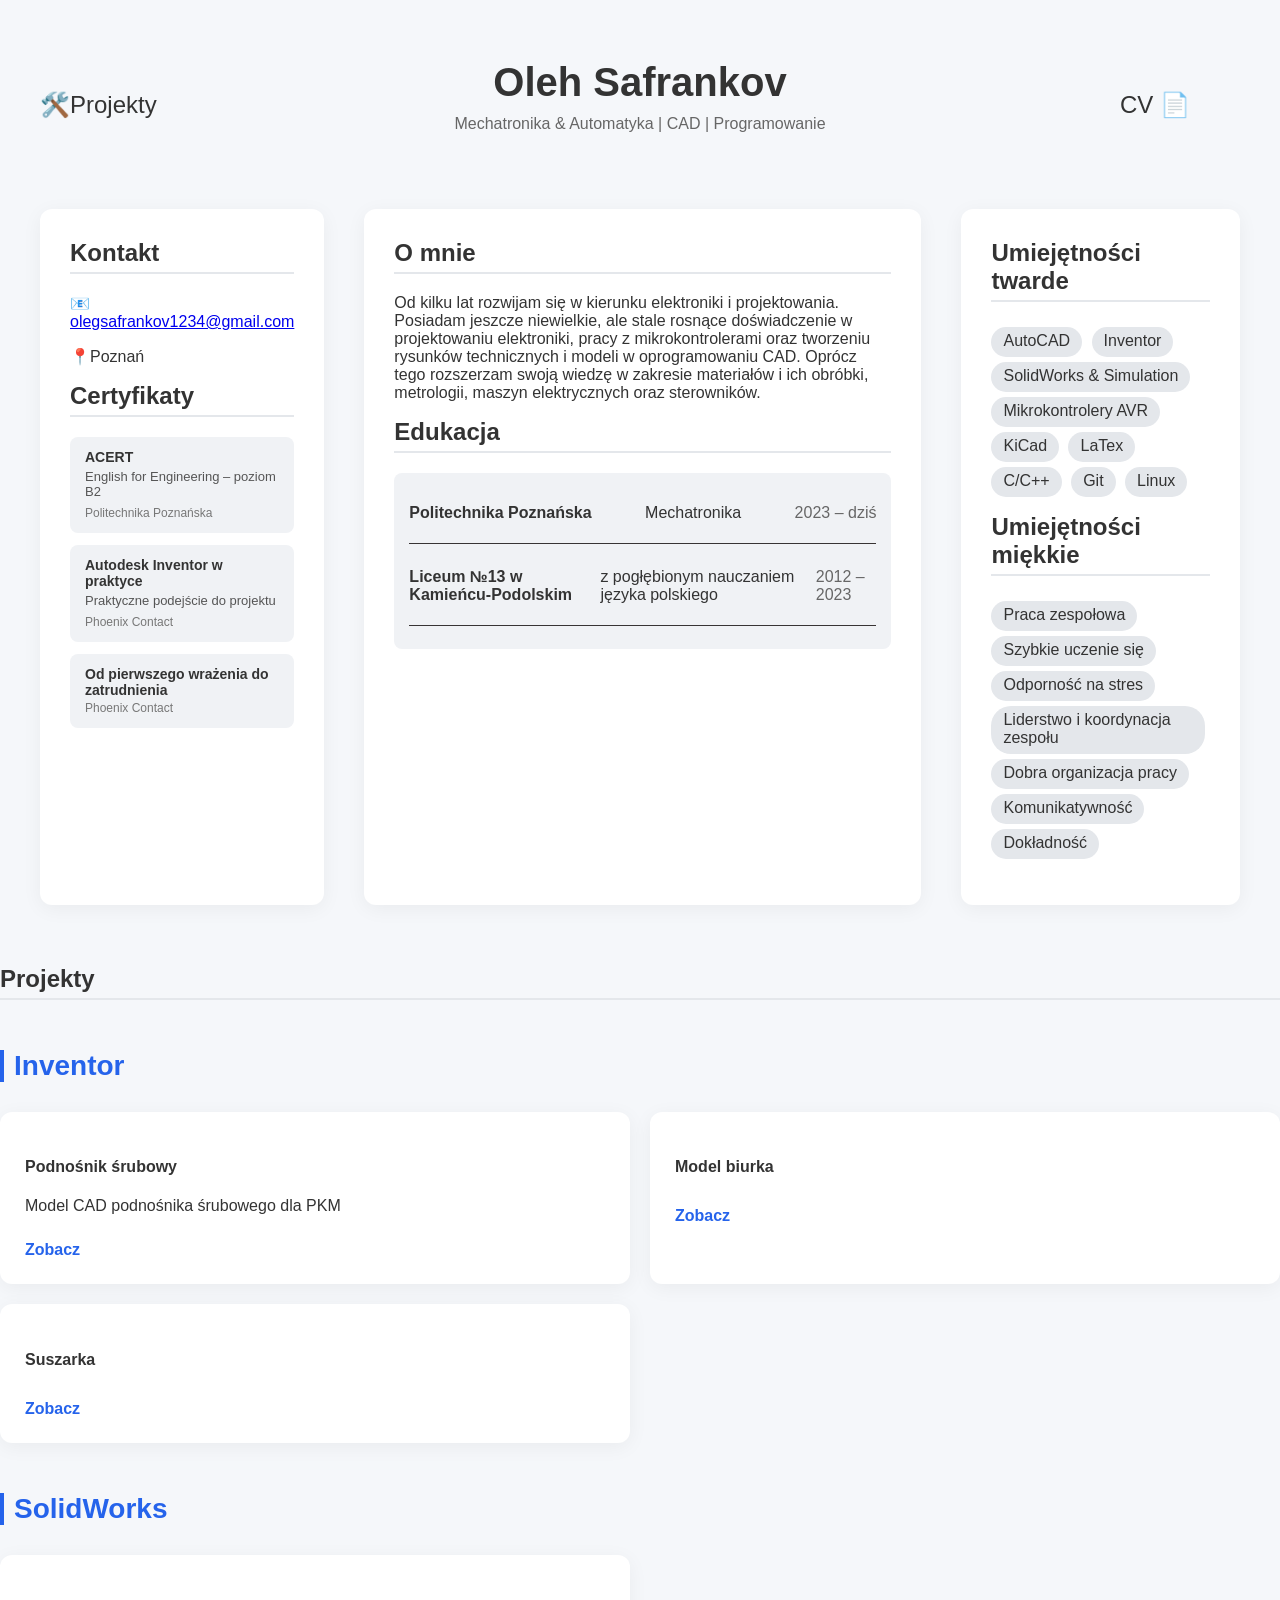
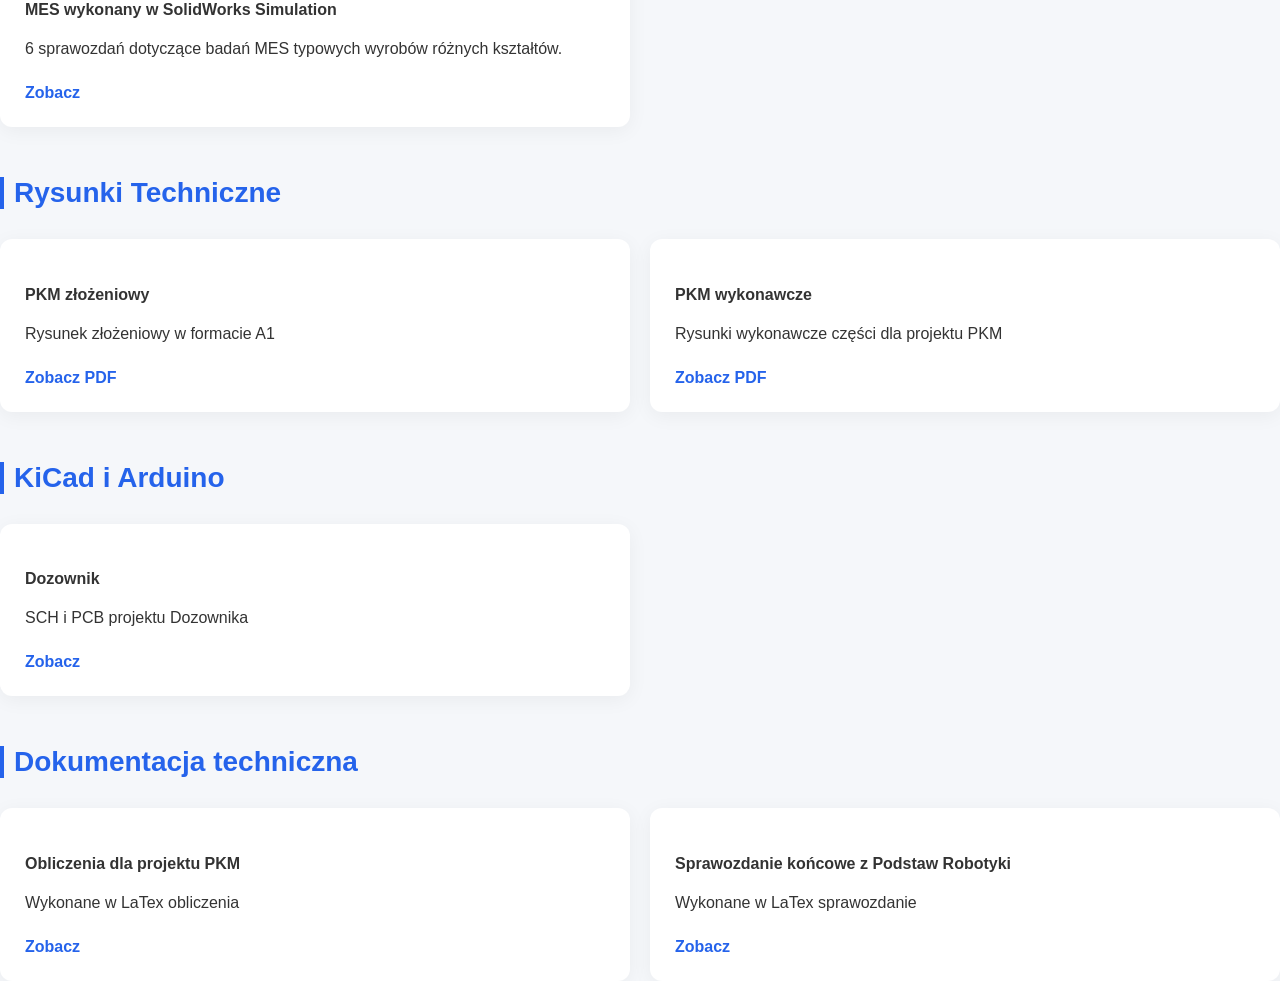
<file: index.html>
<!DOCTYPE html>
<html lang="pl">
<head>
    <meta charset="UTF-8">
    <title>CV - Oleh Safrankov</title>
    <meta name="viewport" content="width=device-width, initial-scale=1.0">
    <link rel="stylesheet" href="css/style.css">
</head>
<body>

<header class="top-header">

    <div class="nav-left">
        <a href="#projekty">🛠️Projekty</a>
    </div>

    <div class="top-header-main">
        <h1>Oleh Safrankov</h1>
        <p>Mechatronika & Automatyka | CAD | Programowanie</p>
    </div>

    <div class="nav-right">
        <a href="pdf/Oleh_Safrankov_CV.pdf" target="_blank">CV 📄</a>
    </div>

</header>

<section class="main-grid">

    <div class="left">
        <h2>Kontakt</h2>
        <p>📧 <a href="mailto:olegsafrankov1234@gmail.com">olegsafrankov1234@gmail.com</a></p>
        <p>📍Poznań</p>
        <h2>Certyfikaty</h2>

                <div class="cert-list">

    <div class="cert">
        <strong>ACERT</strong>
        <p>English for Engineering – poziom B2</p>
        <span>Politechnika Poznańska</span>
    </div>

    <div class="cert">
        <strong>Autodesk Inventor w praktyce</strong>
        <p>Praktyczne podejście do projektu</p>
        <span>Phoenix Contact</span>
    </div>

    <div class="cert">
        <strong>Od pierwszego wrażenia do zatrudnienia</strong>
        <span>Phoenix Contact</span>
    </div>

</div>

    </div>

    <div class="center">
        <h2>O mnie</h2>
        <p>
        Od kilku lat rozwijam się w kierunku elektroniki i projektowania. 
        Posiadam jeszcze niewielkie, ale stale rosnące doświadczenie w projektowaniu elektroniki, 
        pracy z mikrokontrolerami oraz tworzeniu rysunków technicznych i modeli w oprogramowaniu CAD. 
        Oprócz tego rozszerzam swoją wiedzę w zakresie materiałów i ich obróbki, 
        metrologii, maszyn elektrycznych oraz sterowników.
        </p>

        <h2>Edukacja</h2>
        <div class="card">
<div class="edu-line">
    <p><strong>Politechnika Poznańska</strong></p>
    <span class="edu-name">Mechatronika</span>
    <span class="edu-date">2023 – dziś</span>
</div>

<div class="edu-line">
    <p><strong>Liceum №13 w Kamieńcu-Podolskim</strong></p>
    <span class="edu-name">z pogłębionym nauczaniem języka polskiego</span>
    <span class="edu-date">2012 – 2023</span>
</div>

        </div>
    </div>

    <div class="right">

        <h2>Umiejętności twarde</h2>
        <ul class="skills">
            <li>AutoCAD</li>
            <li>Inventor</li>
            <li>SolidWorks & Simulation</li>
            <li>Mikrokontrolery AVR</li>
            <li>KiCad</li>
            <li>LaTex</li>
            <li>C/C++</li>
            <li>Git</li>
            <li>Linux</li>
        </ul>



        <h2>Umiejętności miękkie</h2>
        <ul class="skills">
            <li>Praca zespołowa</li>
            <li>Szybkie uczenie się</li>
            <li>Odporność na stres</li>
            <li>Liderstwo i koordynacja zespołu</li>
            <li>Dobra organizacja pracy</li>
            <li>Komunikatywność</li>
            <li>Dokładność</li>
        </ul>
       

    </div>

</section>

<section id="projekty" class="projects">
    <h2>Projekty</h2>

    <h3 class="project-category">Inventor</h3>
    <div class="project-grid">

        <div class="project">
            <h4>Podnośnik śrubowy</h4>
            <p>Model CAD podnośnika śrubowego dla PKM</p>
            <a href="podnosnik_srubowy.html">Zobacz</a>
        </div>


        <div class="project">
            <h4>Model biurka</h4>
            <a href="projekty.html">Zobacz</a>
        </div>

        <div class="project">
            <h4>Suszarka</h4>
            <a href="suszarka.html">Zobacz</a>
        </div>
    </div>


    <h3 class="project-category">SolidWorks</h3>
    <div class="project-grid">
        <div class="project">
            <h4>MES wykonany w SolidWorks Simulation</h4>
            <p>6 sprawozdań dotyczące badań MES typowych wyrobów różnych kształtów.</p>
            <a href="mes.html">Zobacz</a>
        </div>
    </div>



    <h3 class="project-category">Rysunki Techniczne</h3>
    <div class="project-grid">
        <div class="project">
            <h4>PKM złożeniowy</h4>
            <p>Rysunek złożeniowy w formacie A1</p>
            <a href="pkm.html" target="_blank">Zobacz PDF</a>
        </div>

        <div class="project">
            <h4>PKM wykonawcze</h4>
            <p>Rysunki wykonawcze części dla projektu PKM</p>
            <a href="pkm_r_wyk.html" target="_blank">Zobacz PDF</a>
        </div>
    </div>

    <h3 class="project-category">KiCad i Arduino</h3>
    <div class="project-grid">
        <div class="project">
            <h4>Dozownik</h4>
            <p>SCH i PCB projektu Dozownika</p>
            <a href="dozownik.html">Zobacz</a>
        </div>
    </div>

    <h3 class="project-category">Dokumentacja techniczna</h3>
    <div class="project-grid">
        <div class="project">
            <h4>Obliczenia dla projektu PKM</h4>
            <p>Wykonane w LaTex obliczenia</p>
            <a href="dokumentacja_pkm.html">Zobacz</a>
        </div>

                <div class="project">
            <h4>Sprawozdanie końcowe z Podstaw Robotyki</h4>
            <p>Wykonane w LaTex sprawozdanie</p>
            <a href="robotyka.html">Zobacz</a>
        </div>
    </div>




</section>

</body>
</html>
</file>
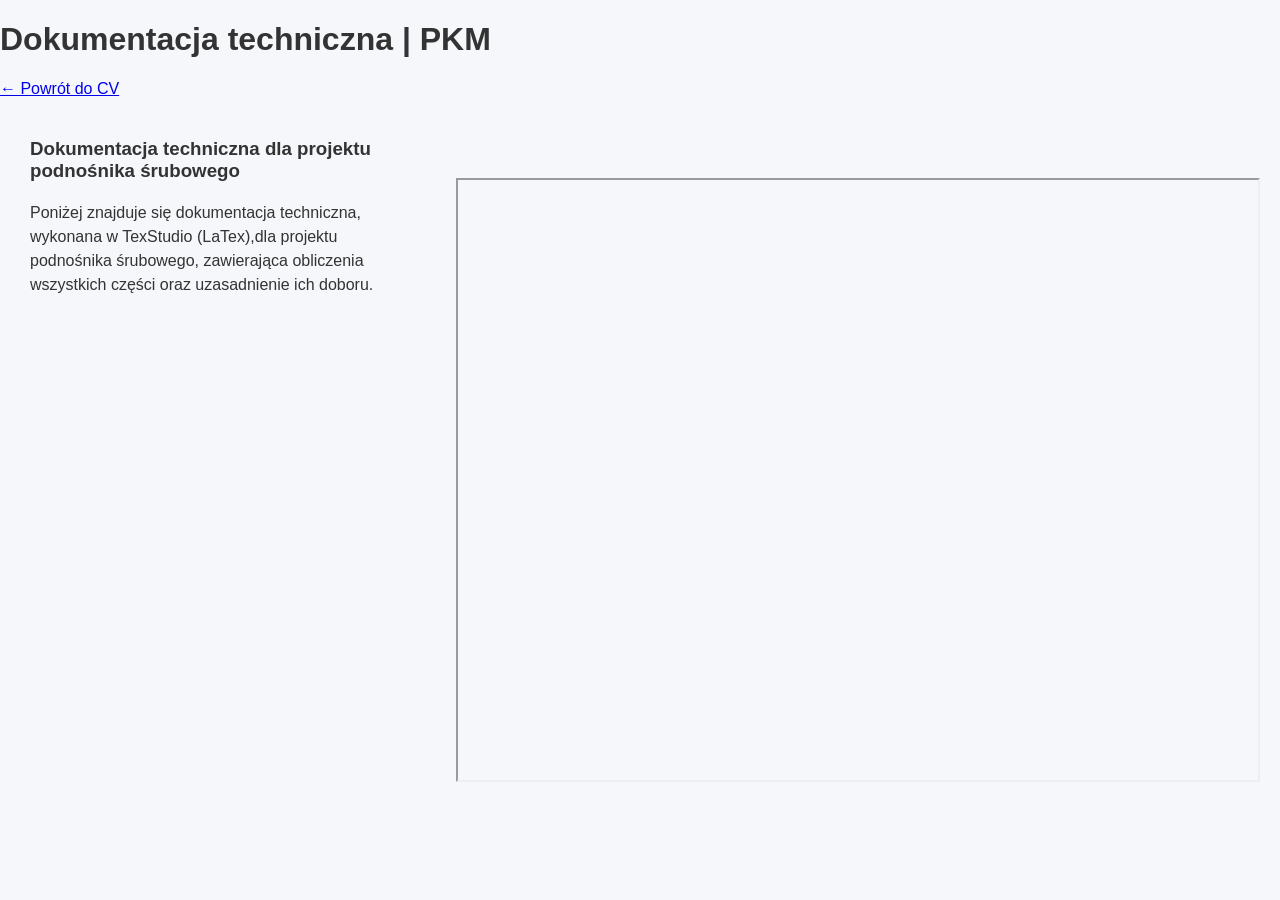
<file: dokumentacja_pkm.html>
<!DOCTYPE html>
<html lang="pl">
    <link rel="stylesheet" href="css/style.css">
<script src="js/script.js"></script>
<head>
    <meta charset="UTF-8">
    <title>Dokumentacja techniczna | PKM</title>
    <meta name="viewport" content="width=device-width, initial-scale=1.0">
    <link rel="stylesheet" href="css/style.css">
</head>
<body>

<header>
    <h1>Dokumentacja techniczna | PKM</h1>
    <a href="index.html" class="back-btn">← Powrót do CV</a>
</header>

<section class="project-with-video">

    <div class="project-text">
        <h3>Dokumentacja techniczna dla projektu podnośnika śrubowego</h3>
        <p>
            Poniżej znajduje się dokumentacja techniczna, wykonana w TexStudio (LaTex),dla projektu podnośnika śrubowego, zawierająca obliczenia wszystkich części oraz uzasadnienie ich doboru.
                </p>
    </div>

<div class="pdf-viewer">
    <iframe src="pdf/Obliczenia_Safrankov.pdf" width="800" height="600"></iframe>
</div>
</section>
<script src="js/script.js"></script>
</body>
</html>
</file>
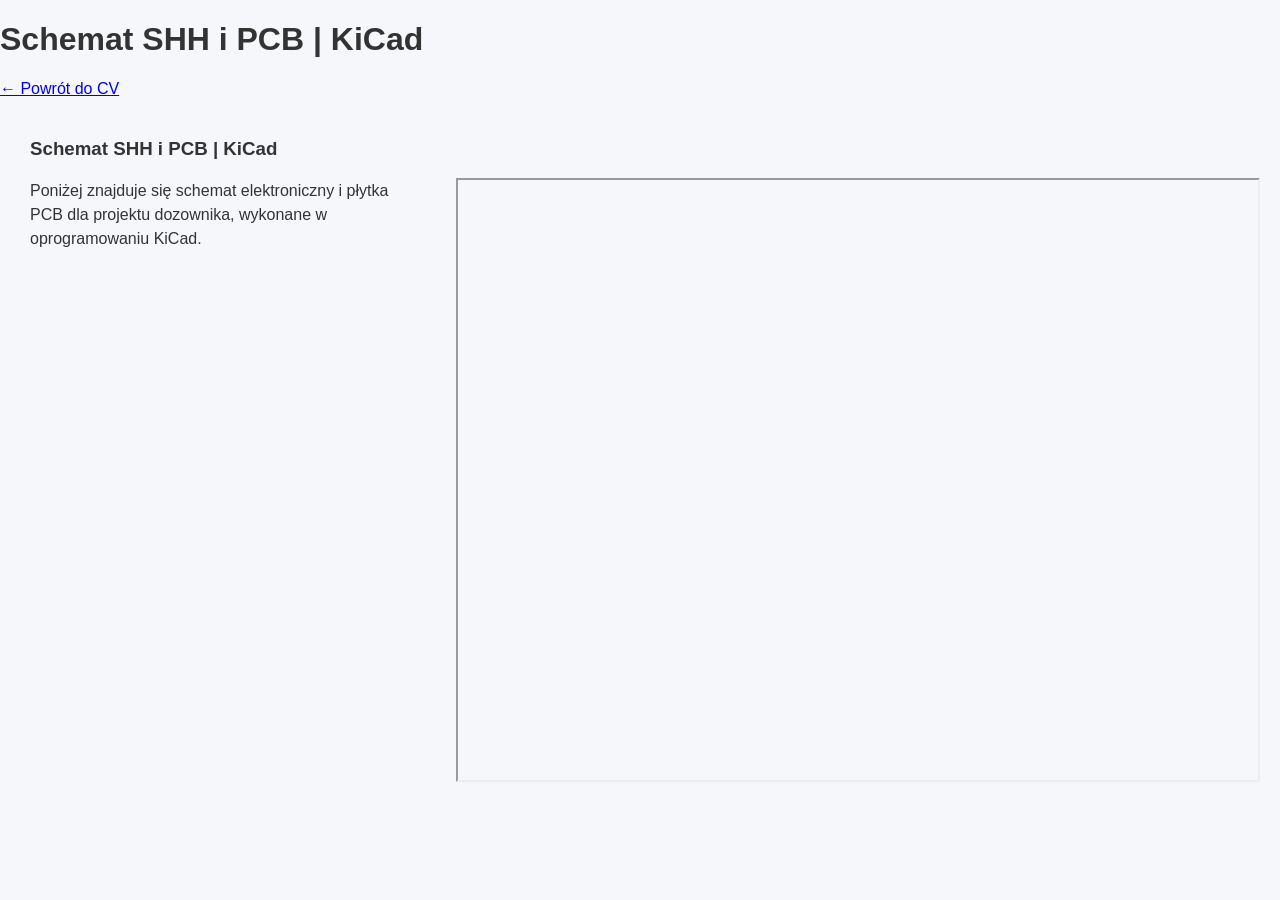
<file: dozownik.html>
<!DOCTYPE html>
<html lang="pl">
    <link rel="stylesheet" href="css/style.css">
<script src="js/script.js"></script>
<head>
    <meta charset="UTF-8">
    <title>Schemat SHH i PCB | KiCad</title>
    <meta name="viewport" content="width=device-width, initial-scale=1.0">
    <link rel="stylesheet" href="css/style.css">
</head>
<body>

<header>
    <h1>Schemat SHH i PCB | KiCad</h1>
    <a href="index.html" class="back-btn">← Powrót do CV</a>
</header>

<section class="project-with-video">

    <div class="project-text">
        <h3>Schemat SHH i PCB | KiCad</h3>
        <p>
            Poniżej znajduje się schemat elektroniczny i płytka PCB dla projektu dozownika, wykonane w oprogramowaniu KiCad.
        </p>
    </div>

<div class="pdf-viewer">
    <iframe src="pdf/dozownik.pdf" width="800" height="600"></iframe>
</div>
</section>
<script src="js/script.js"></script>
</body>
</html>
</file>
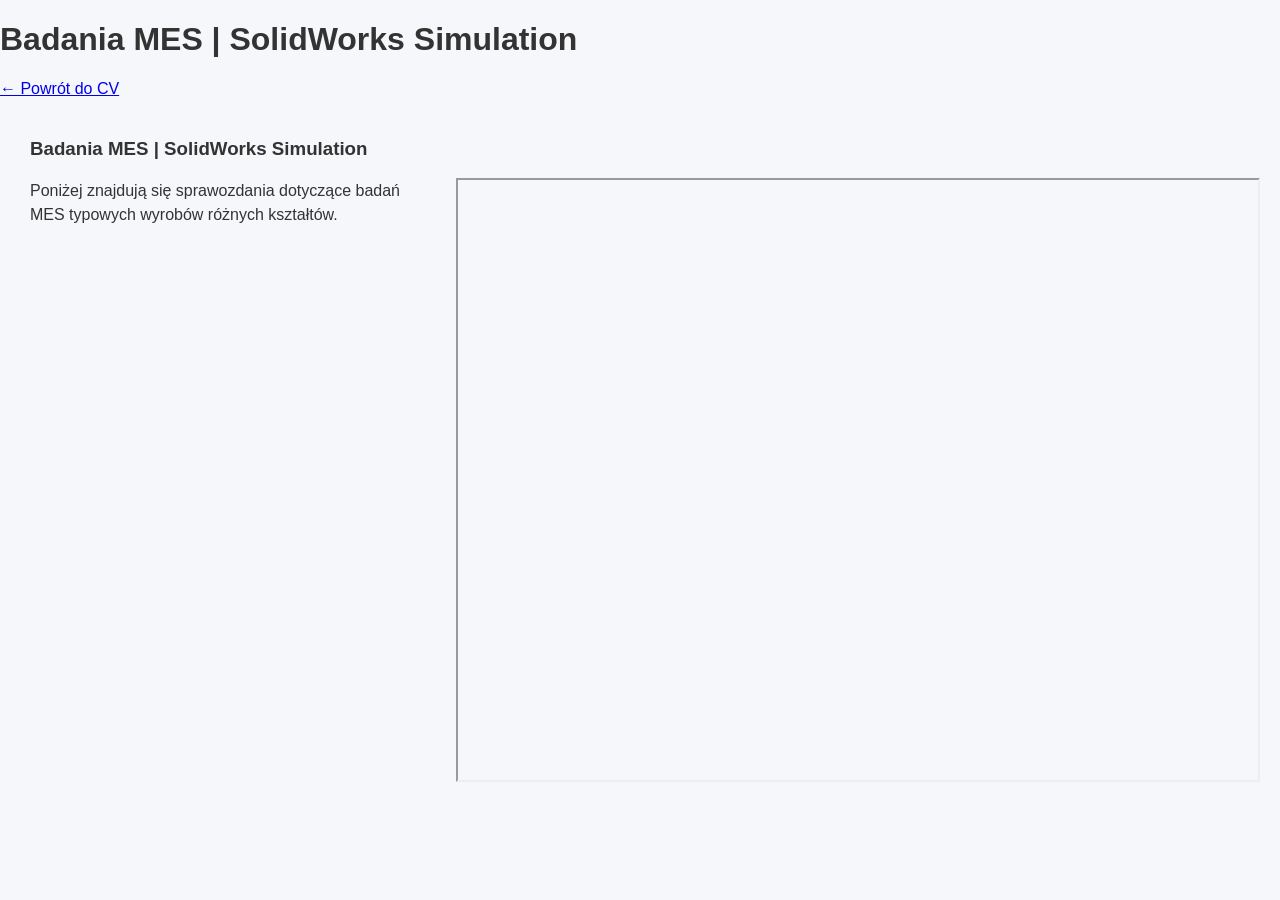
<file: mes.html>
<!DOCTYPE html>
<html lang="pl">
    <link rel="stylesheet" href="css/style.css">
<script src="js/script.js"></script>
<head>
    <meta charset="UTF-8">
    <title>Badania MES | SolidWorks Simulation</title>
    <meta name="viewport" content="width=device-width, initial-scale=1.0">
    <link rel="stylesheet" href="css/style.css">
</head>
<body>

<header>
    <h1>Badania MES | SolidWorks Simulation</h1>
    <a href="index.html" class="back-btn">← Powrót do CV</a>
</header>

<section class="project-with-video">

    <div class="project-text">
        <h3>Badania MES | SolidWorks Simulation</h3>
        <p>
            Poniżej znajdują się sprawozdania dotyczące badań MES typowych wyrobów różnych kształtów.
                </p>
    </div>

<div class="pdf-viewer">
    <iframe src="pdf/mes.pdf" width="800" height="600"></iframe>
</div>
</section>
<script src="js/script.js"></script>
</body>
</html>
</file>
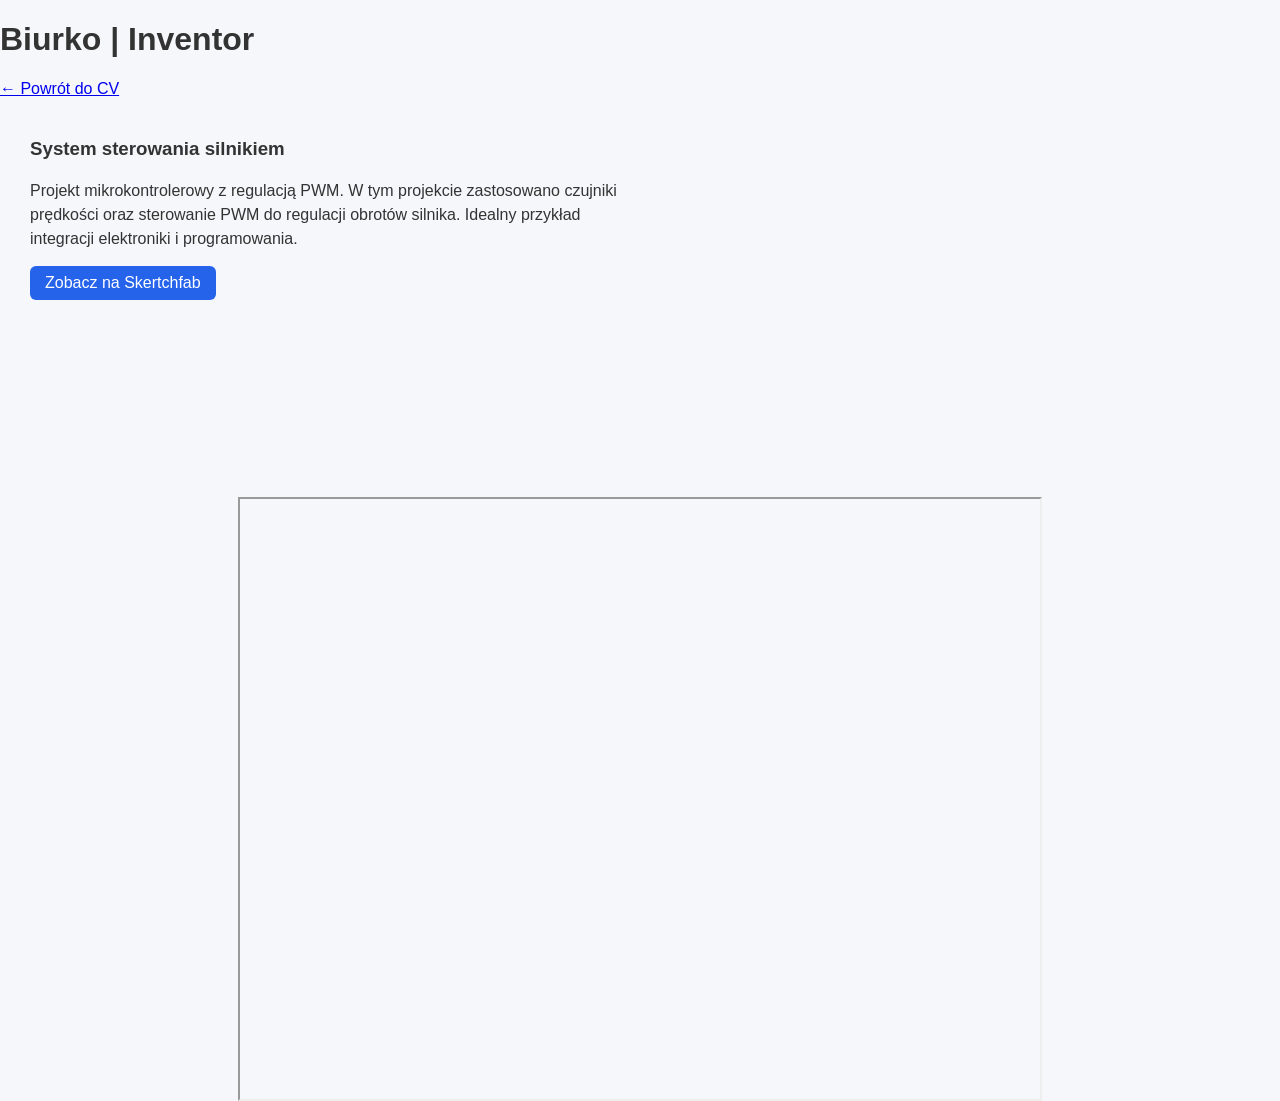
<file: pkm.html>
<!DOCTYPE html>
<html lang="pl">
    <link rel="stylesheet" href="css/style.css">
<script src="js/script.js"></script>
<head>
    <meta charset="UTF-8">
    <title>Projekt Biurko</title>
    <meta name="viewport" content="width=device-width, initial-scale=1.0">
    <link rel="stylesheet" href="css/style.css">
</head>
<body>

<header>
    <h1>Biurko | Inventor</h1>
    <a href="index.html" class="back-btn">← Powrót do CV</a>
</header>

<section class="project-with-video">

    <div class="project-text">
        <h3>System sterowania silnikiem</h3>
        <p>
            Projekt mikrokontrolerowy z regulacją PWM. 
            W tym projekcie zastosowano czujniki prędkości oraz sterowanie PWM do regulacji obrotów silnika. 
            Idealny przykład integracji elektroniki i programowania.
        </p>
        <a href="https://skfb.ly/pH8HC" target="_blank" class="github-link">
            Zobacz na Skertchfab
        </a>
    </div>

 <div class="project-video">
        <iframe width="560" height="315" 
                src="https://www.youtube.com/embed/DiIhvrRiMEU?si=w6KvTqB0lEJrOOsH" 
                title="YouTube video player" frameborder="0" 
                allow="accelerometer; autoplay; clipboard-write; encrypted-media; gyroscope; picture-in-picture; web-share" 
                referrerpolicy="strict-origin-when-cross-origin" allowfullscreen>
        </iframe>
    </div>

</section>




<div class="pdf-viewer">
    <iframe src="pdf/MCH.01.01.01.pdf" width="800" height="600"></iframe>
</div>

<script src="js/script.js"></script>
</body>
</html>
</file>
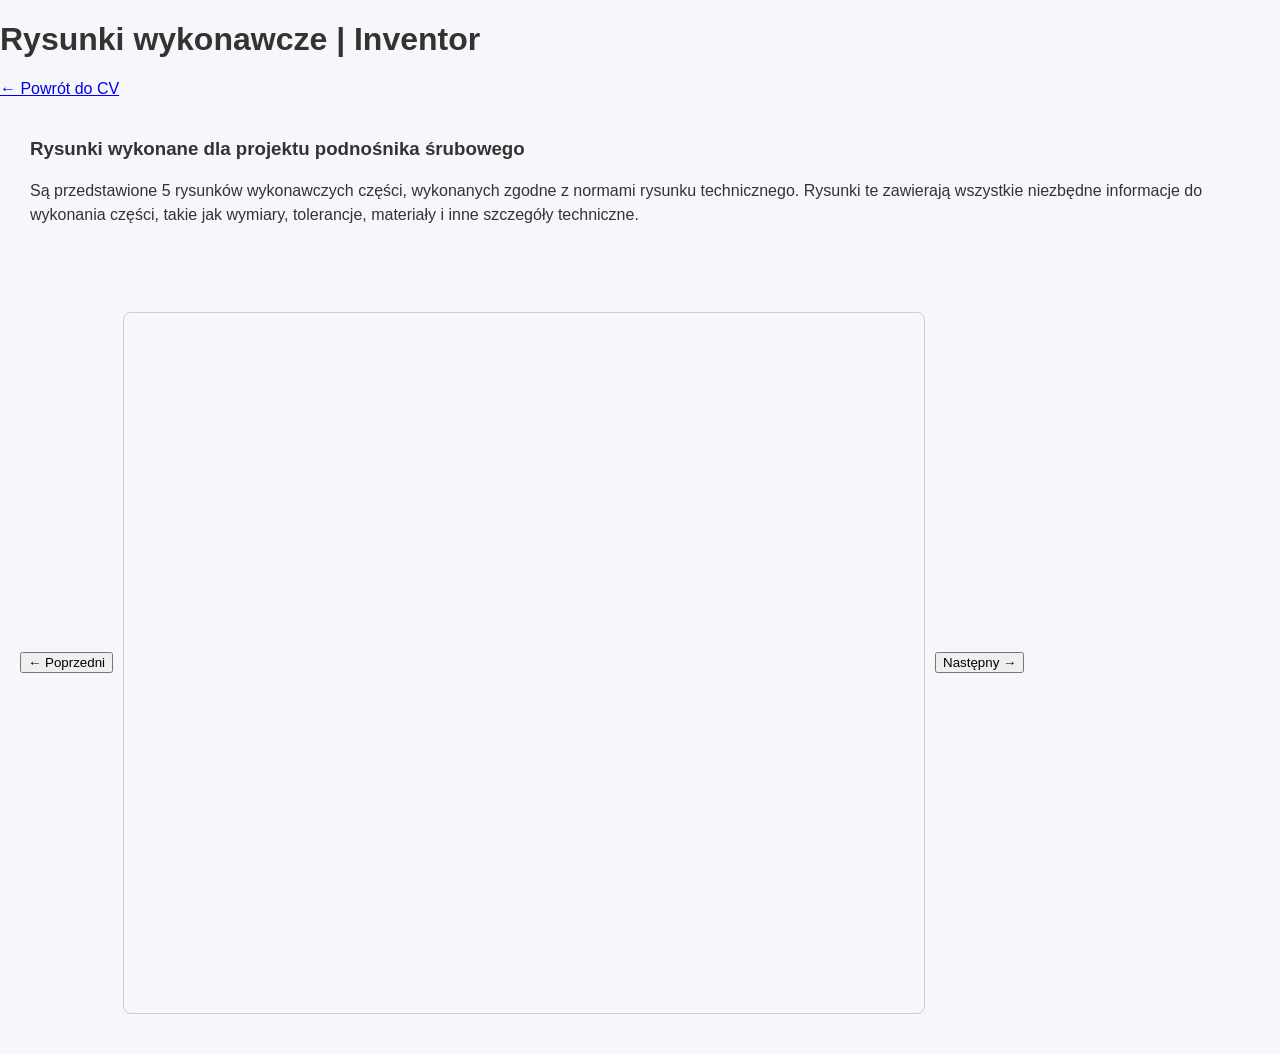
<file: pkm_r_wyk.html>
<!DOCTYPE html>
<html lang="pl">
    <link rel="stylesheet" href="css/style.css">
<script src="js/script.js"></script>
<head>
    <meta charset="UTF-8">
    <title>Projekt Biurko</title>
    <meta name="viewport" content="width=device-width, initial-scale=1.0">
    <link rel="stylesheet" href="css/style.css">
</head>
<body>

<header>
    <h1>Rysunki wykonawcze | Inventor</h1>
    <a href="index.html" class="back-btn">← Powrót do CV</a>
</header>

<section class="project-with-video">

    <div class="project-text">
        <h3>Rysunki wykonane dla projektu podnośnika śrubowego</h3>
        <p>
            Są przedstawione 5 rysunków wykonawczych części, wykonanych zgodne z normami rysunku technicznego. Rysunki te zawierają wszystkie niezbędne informacje do wykonania części, takie jak wymiary, tolerancje, materiały i inne szczegóły techniczne.
                </p>
    </div>

<div class="pdf-slider">
    <button id="prev">← Poprzedni</button>
    
    <iframe id="pdf-frame" src="pdf/MCH.05.01.01.pdf" width="800" height="700"></iframe>
    
    <button id="next">Następny →</button>
</div>

<script>
document.addEventListener("DOMContentLoaded", function() {
    const pdfFiles = [
        "pdf/MCH.02.01.01.pdf",
        "pdf/MCH.04.01.01.pdf",
        "pdf/MCH.03.01.01.pdf",
        "pdf/MCH.06.01.01.pdf",
        "pdf/MCH.05.01.01.pdf"
    ];

    let current = 0;
    const iframe = document.getElementById("pdf-frame");

    document.getElementById("prev").addEventListener("click", () => {
        current = (current - 1 + pdfFiles.length) % pdfFiles.length;
        iframe.src = pdfFiles[current];
    });

    document.getElementById("next").addEventListener("click", () => {
        current = (current + 1) % pdfFiles.length;
        iframe.src = pdfFiles[current];
    });
});
</script>

</section>
<script src="js/script.js"></script>
</body>
</html>
</file>
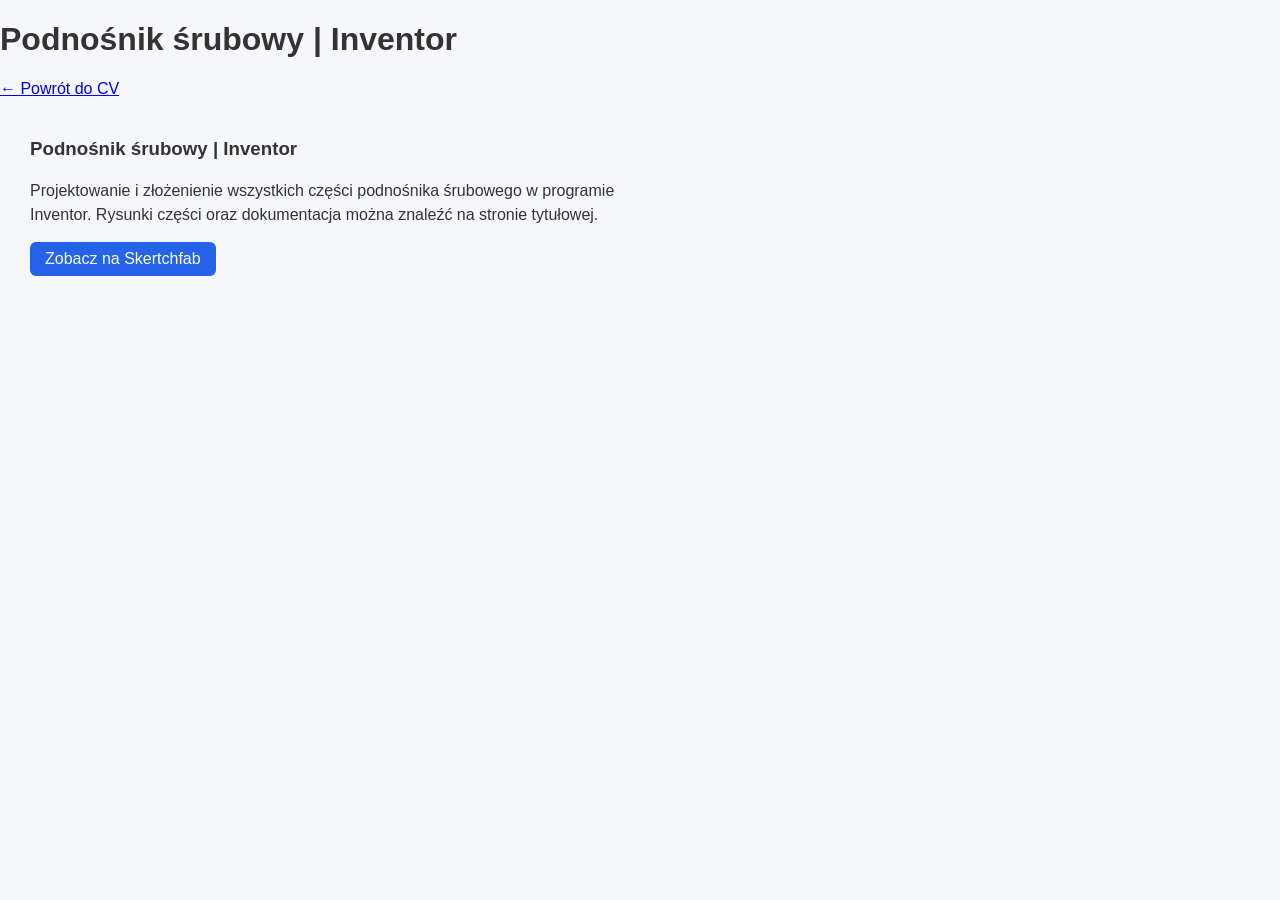
<file: podnosnik_srubowy.html>
<!DOCTYPE html>
<html lang="pl">
    <link rel="stylesheet" href="css/style.css">
<script src="js/script.js"></script>
<head>
    <meta charset="UTF-8">
    <title>Projekt Podnośnika śrubowego</title>
    <meta name="viewport" content="width=device-width, initial-scale=1.0">
    <link rel="stylesheet" href="css/style.css">
</head>
<body>

<header>
    <h1>Podnośnik śrubowy | Inventor</h1>
    <a href="index.html" class="back-btn">← Powrót do CV</a>
</header>

<section class="project-with-video">

    <div class="project-text">
        <h3>Podnośnik śrubowy | Inventor</h3>
        <p>
            Projektowanie i złożenienie wszystkich części podnośnika śrubowego w programie Inventor. Rysunki części oraz dokumentacja można znaleźć na stronie tytułowej.
        </p>
        <a href="https://skfb.ly/pHtBU" target="_blank" class="github-link">
            Zobacz na Skertchfab
        </a>
    </div>

 <div class="project-video">
        <iframe width="560" height="315" 
                src="https://www.youtube.com/embed/F9aBFv8j6h0?si=1ziJNIQZFtUYL2gr" 
                title="YouTube video player" frameborder="0" 
                allow="accelerometer; autoplay; clipboard-write; encrypted-media; gyroscope; picture-in-picture; web-share" 
                referrerpolicy="strict-origin-when-cross-origin" allowfullscreen>
        </iframe>
    </div>

</section>

<script src="js/script.js"></script>
</body>
</html>
</file>
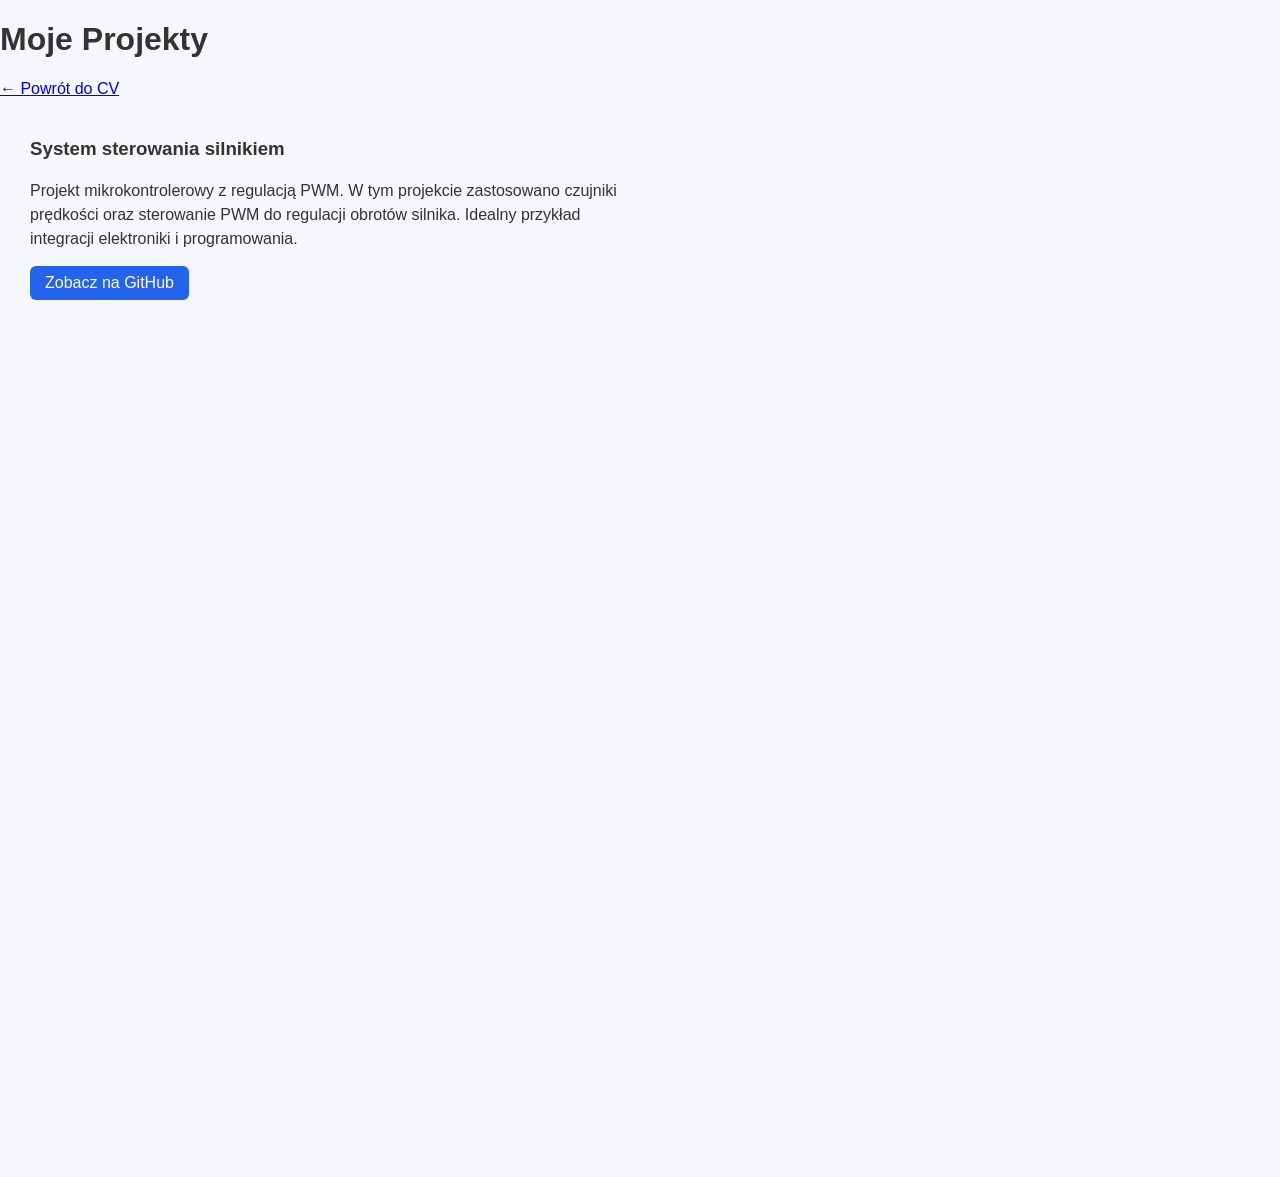
<file: projekty.html>
<!DOCTYPE html>
<html lang="pl">
    <link rel="stylesheet" href="css/style.css">
<script src="js/script.js"></script>
<head>
    <meta charset="UTF-8">
    <title>Projekty - Twoje Imię</title>
    <meta name="viewport" content="width=device-width, initial-scale=1.0">
    <link rel="stylesheet" href="css/style.css">
</head>
<body>

<header>
    <h1>Moje Projekty</h1>
    <a href="index.html" class="back-btn">← Powrót do CV</a>
</header>

<section class="project-with-video">

    <div class="project-text">
        <h3>System sterowania silnikiem</h3>
        <p>
            Projekt mikrokontrolerowy z regulacją PWM. 
            W tym projekcie zastosowano czujniki prędkości oraz sterowanie PWM do regulacji obrotów silnika. 
            Idealny przykład integracji elektroniki i programowania.
        </p>
        <a href="https://github.com/twojlogin/projekt1" target="_blank" class="github-link">
            Zobacz na GitHub
        </a>
    </div>

 <div class="project-video">
        <iframe width="560" height="315" 
                src="https://www.youtube.com/embed/DiIhvrRiMEU?si=w6KvTqB0lEJrOOsH" 
                title="YouTube video player" frameborder="0" 
                allow="accelerometer; autoplay; clipboard-write; encrypted-media; gyroscope; picture-in-picture; web-share" 
                referrerpolicy="strict-origin-when-cross-origin" allowfullscreen>
        </iframe>
    </div>


<div class="project-3d">
    <iframe 
        title="Suszarka"
        src="https://sketchfab.com/models/e77b88344ae3460a95c16093188bc68f/embed"
        width="800"
        height="600"
        frameborder="0"
        allow="autoplay; fullscreen; xr-spatial-tracking"
        allowfullscreen>
    </iframe>
</div>

</section>

<script src="js/script.js"></script>
</body>
</html>
</file>
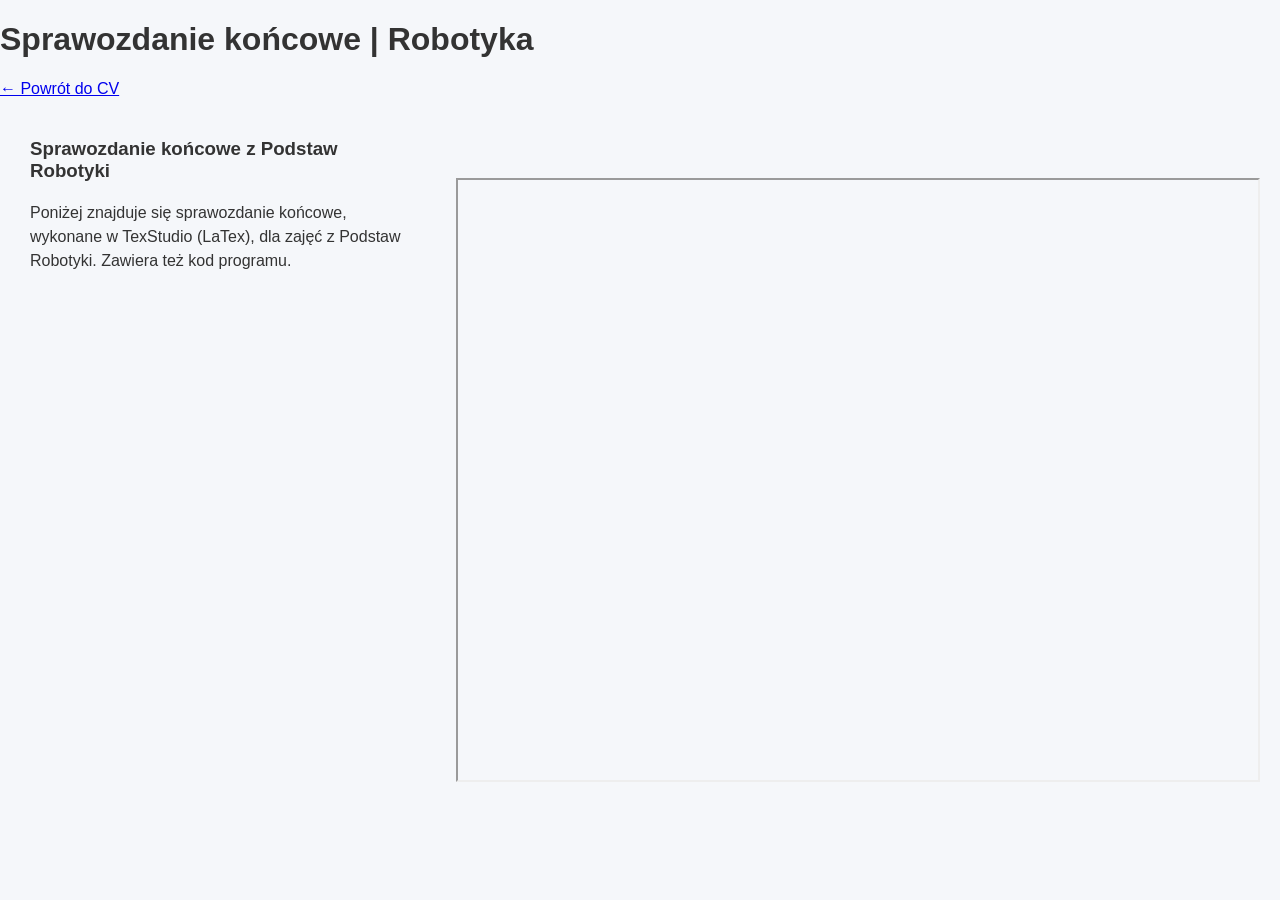
<file: robotyka.html>
<!DOCTYPE html>
<html lang="pl">
    <link rel="stylesheet" href="css/style.css">
<script src="js/script.js"></script>
<head>
    <meta charset="UTF-8">
    <title>Sprawozdanie końcowe | Robotyka</title>
    <meta name="viewport" content="width=device-width, initial-scale=1.0">
    <link rel="stylesheet" href="css/style.css">
</head>
<body>

<header>
    <h1>Sprawozdanie końcowe | Robotyka</h1>
    <a href="index.html" class="back-btn">← Powrót do CV</a>
</header>

<section class="project-with-video">

    <div class="project-text">
        <h3>Sprawozdanie końcowe z Podstaw Robotyki</h3>
        <p>
            Poniżej znajduje się sprawozdanie końcowe, wykonane w TexStudio (LaTex), dla zajęć z Podstaw Robotyki. Zawiera też kod programu.
                </p>
    </div>

<div class="pdf-viewer">
    <iframe src="pdf/robotyka_sprawko.pdf" width="800" height="600"></iframe>
</div>
</section>
<script src="js/script.js"></script>
</body>
</html>
</file>
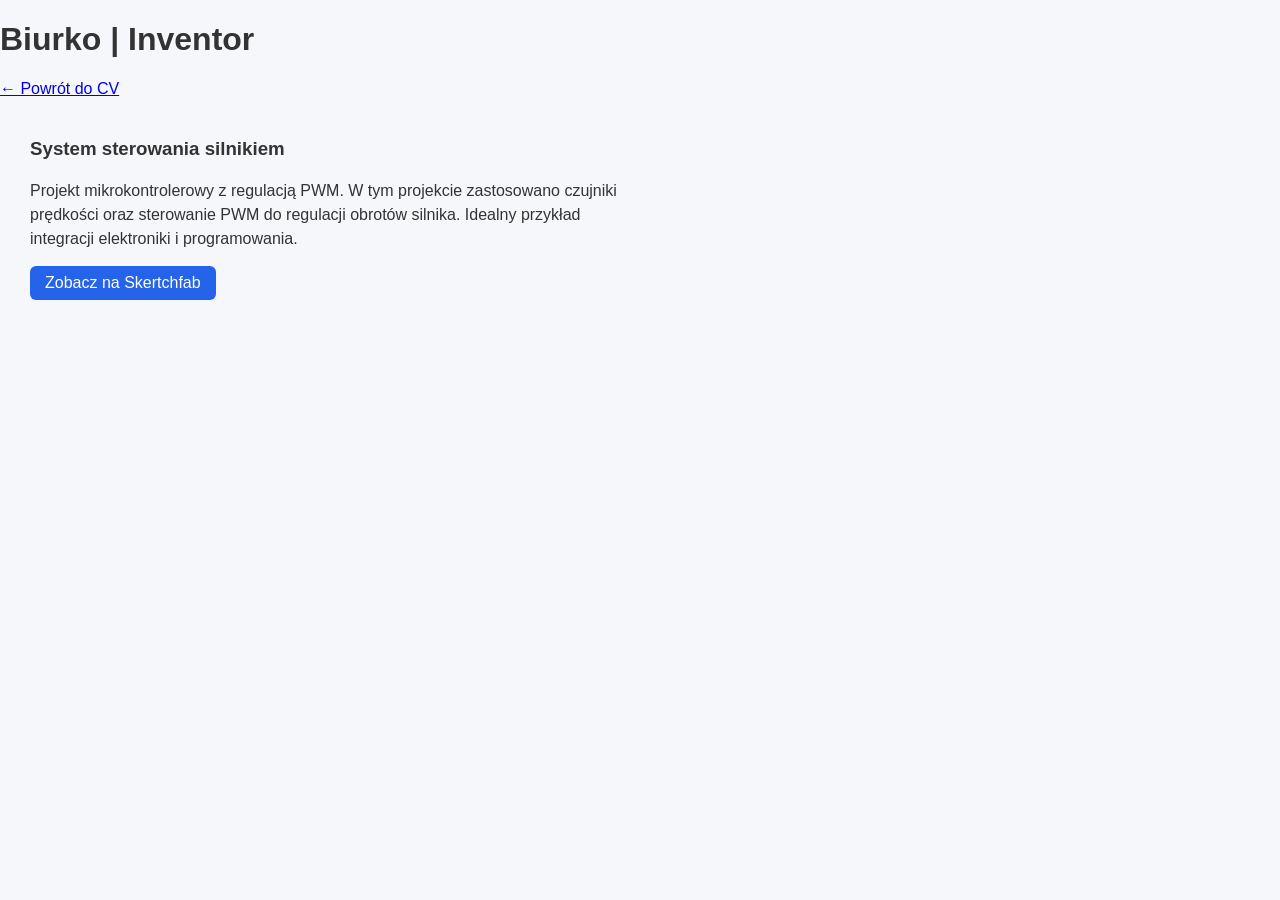
<file: suszarka.html>
<!DOCTYPE html>
<html lang="pl">
    <link rel="stylesheet" href="css/style.css">
<script src="js/script.js"></script>
<head>
    <meta charset="UTF-8">
    <title>Projekt Biurko</title>
    <meta name="viewport" content="width=device-width, initial-scale=1.0">
    <link rel="stylesheet" href="css/style.css">
</head>
<body>

<header>
    <h1>Biurko | Inventor</h1>
    <a href="index.html" class="back-btn">← Powrót do CV</a>
</header>

<section class="project-with-video">

    <div class="project-text">
        <h3>System sterowania silnikiem</h3>
        <p>
            Projekt mikrokontrolerowy z regulacją PWM. 
            W tym projekcie zastosowano czujniki prędkości oraz sterowanie PWM do regulacji obrotów silnika. 
            Idealny przykład integracji elektroniki i programowania.
        </p>
        <a href="https://skfb.ly/pH8HC" target="_blank" class="github-link">
            Zobacz na Skertchfab
        </a>
    </div>

 <div class="project-video">
        <iframe width="560" height="315" 
                src="https://www.youtube.com/embed/DiIhvrRiMEU?si=w6KvTqB0lEJrOOsH" 
                title="YouTube video player" frameborder="0" 
                allow="accelerometer; autoplay; clipboard-write; encrypted-media; gyroscope; picture-in-picture; web-share" 
                referrerpolicy="strict-origin-when-cross-origin" allowfullscreen>
        </iframe>
    </div>

</section>

<script src="js/script.js"></script>
</body>
</html>
</file>
<file: css/style.css>
body {
    margin: 0;
    font-family: 'Segoe UI', sans-serif;
    background: #f5f7fa;
    color: #333;
}

html {
    scroll-behavior: smooth;
}

/* HEADER */
.top-header{
    display:flex;
    justify-content:space-between;
    align-items:center;
    max-width:1200px;
    margin:60px auto;
    padding:0 20px;
}

.top-header-main{
    text-align:center;
}

.nav-left,
.nav-right{
    width:120px;
}

.nav-left a,
.nav-right a{
    font-size:24px;
    text-decoration:none;
    color:#333;
}
.nav-left a:hover,
.nav-right a:hover{
    color:#2563eb;
}
.top-header h1 {
    margin: 0;
    font-size: 40px;
}
.top-header h2 {
    position: absolute;
    left: 25%;
    transform: translateX(-50%);
    margin: 0;
    font-size: 30px;
}
.top-header p {
    margin-top: 10px;
    color: #666;
}

.top-header a:hover{
    color: #2563eb;
}

/* GRID */
.main-grid {
    max-width: 1200px;
    margin: 60px auto;
    display: grid;
    grid-template-columns: 1fr 2fr 1fr;
    gap: 40px;
    padding: 0 20px;
}

.left, .center, .right {
    background: white;
    padding: 30px;
    border-radius: 12px;
    box-shadow: 0 4px 20px rgba(0,0,0,0.05);
}

h2 {
    margin-top: 0;
        border-bottom:2px solid #e4e7eb;
    padding-bottom:5px;
}

.card {
    background: #f0f2f5;
    padding: 15px;
    border-radius: 8px;
    margin-top: 15px;
}

.skills {
    list-style: none;
    padding: 0;
}

.skills li {
    background: #e4e7eb;
    display: inline-block;
    padding: 5px 12px 7px 12px;
    margin: 5px 5px 0 0;
    border-radius: 20px;
}

.cert-list{
    display: flex;
    flex-direction: column;
    gap: 12px;
    margin-top: 10px;
}

.cert{
    background:#f0f2f5;
    padding:12px 15px;
    border-radius:8px;
}

.cert strong{
    display:block;
    font-size:14px;
}

.cert p{
    margin:4px 0;
    font-size:13px;
    color:#555;
}

.cert span{
    font-size:12px;
    color:#777;
}і


/* PROJECTS */
.projects {
    max-width: 1200px;
    margin: 80px auto;
    padding: 0 20px;
}

.project-grid {
    display: grid;
     grid-template-columns: repeat(2, 1fr);
    gap: 20px;
    margin-top: 30px;
}

.project {
    background: white;
    padding: 25px;
    border-radius: 12px;
    box-shadow: 0 4px 20px rgba(0,0,0,0.05);
    transition: 0.3s ease;
}

.project:hover {
    transform: translateY(-5px);
}

.project a {
    display: inline-block;
    margin-top: 10px;
    text-decoration: none;
    color: #2563eb;
    font-weight: bold;
}

.edu-line {
    display: flex;
    justify-content: space-between;
    align-items: center;
    border-bottom: 1px solid #383434;
    padding-bottom: 5px;
    margin-bottom: 8px;
}

.edu-date {
    color: #666;
    font-weight: 500;
}

/* RESPONSIVE */
@media (max-width: 1000px) {
    .main-grid {
        grid-template-columns: 1fr;
    }
}


.project-category {
    margin-top: 50px;
    margin-bottom: 20px;
    font-size: 28px;
    color: #2563eb;
    text-align: left;
    border-left: 4px solid #2563eb;
    padding-left: 10px;
}


.project-with-video {
    display: flex;
    flex-wrap: wrap; 
    gap: 40px;
    align-items: flex-start;
    margin: 40px 0;
    padding: 0 20px;
}

.project-text {
    flex: 1; 
    min-width: 280px;
    padding-left: 10px;  
    padding-right: 10px;
}

.project-text h3 {
    margin-top: 0;
}

.project-text p {
    line-height: 1.5;
    margin: 10px 0 15px 0;
}

.github-link {
    display: inline-block;
    text-decoration: none;
    padding: 8px 15px;
    background: #2563eb;
    color: white;
    border-radius: 6px;
    transition: 0.3s;
}

.github-link:hover {
    background: #1d4ed8;
}

.project-video {
    flex: 1;
    min-width: 280px;
}

.project-video iframe {
    width: 100%;
    height: 315px; 
    border-radius: 8px;
}


.project-3d {
    display: flex;
    justify-content: center;
    margin-top: 40px;
}

.project-3d iframe {
    max-width: 100%;
    border-radius: 10px;
}

.pdf-viewer{
    display:flex;
    justify-content:center;
    margin-top:40px;
}

.pdf-slider{
    display:flex;
    align-items:center;
    justify-content:center;
    gap:10px;
    margin-top:30px;
}

.pdf-slider iframe{
    border:1px solid #ccc;
    border-radius:8px;
}
</file>
